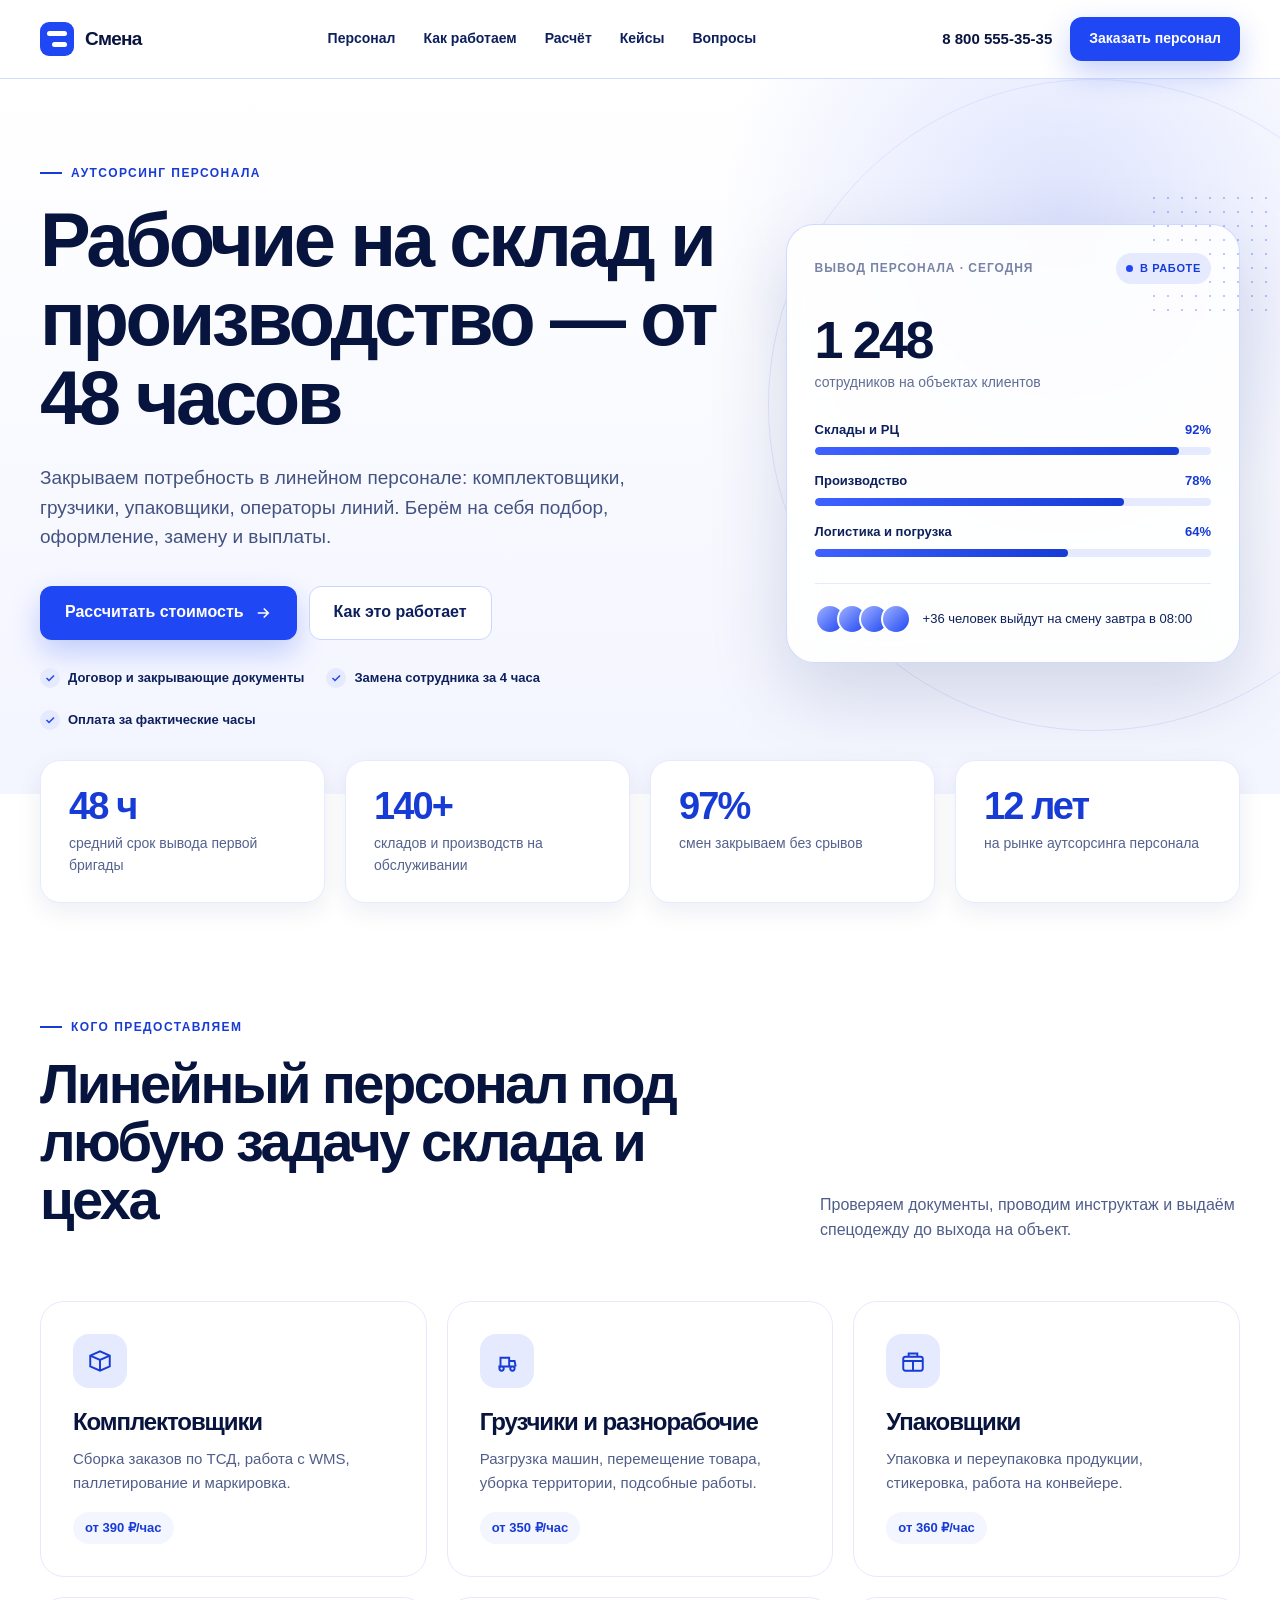
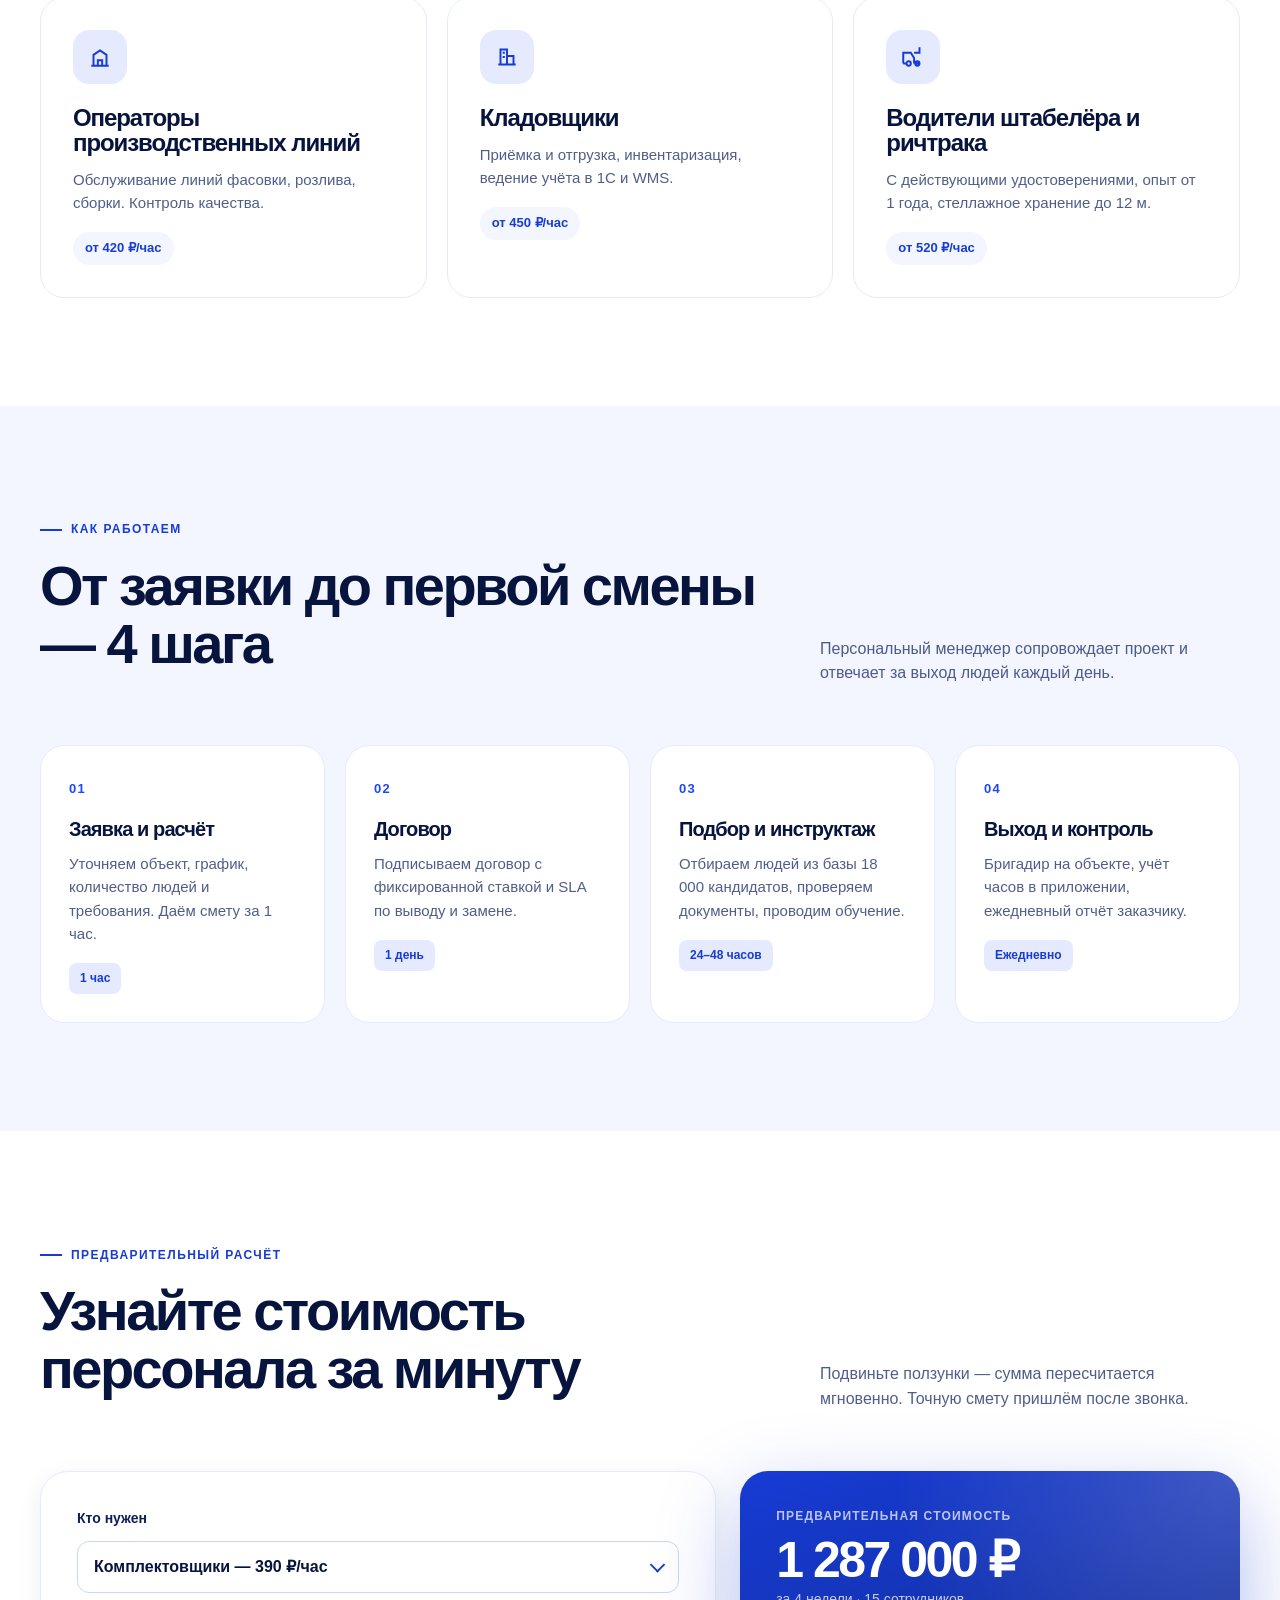
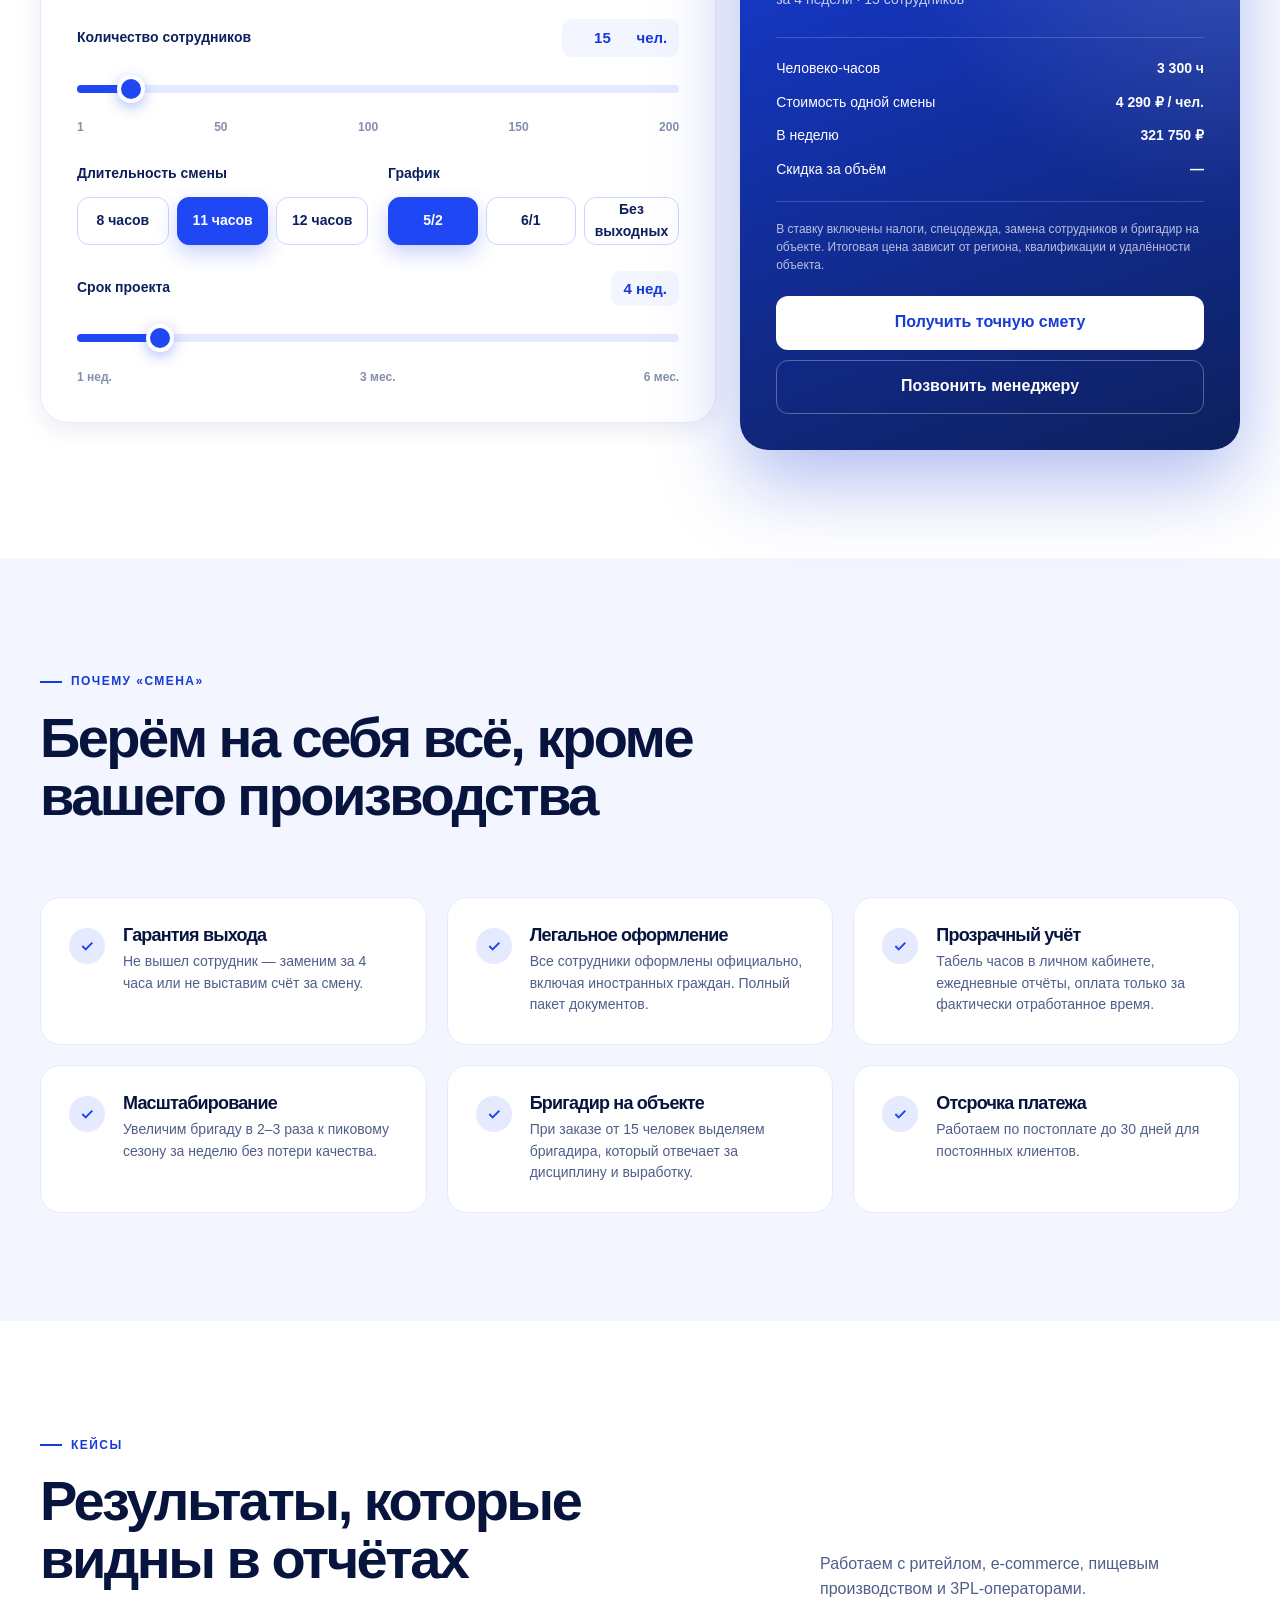
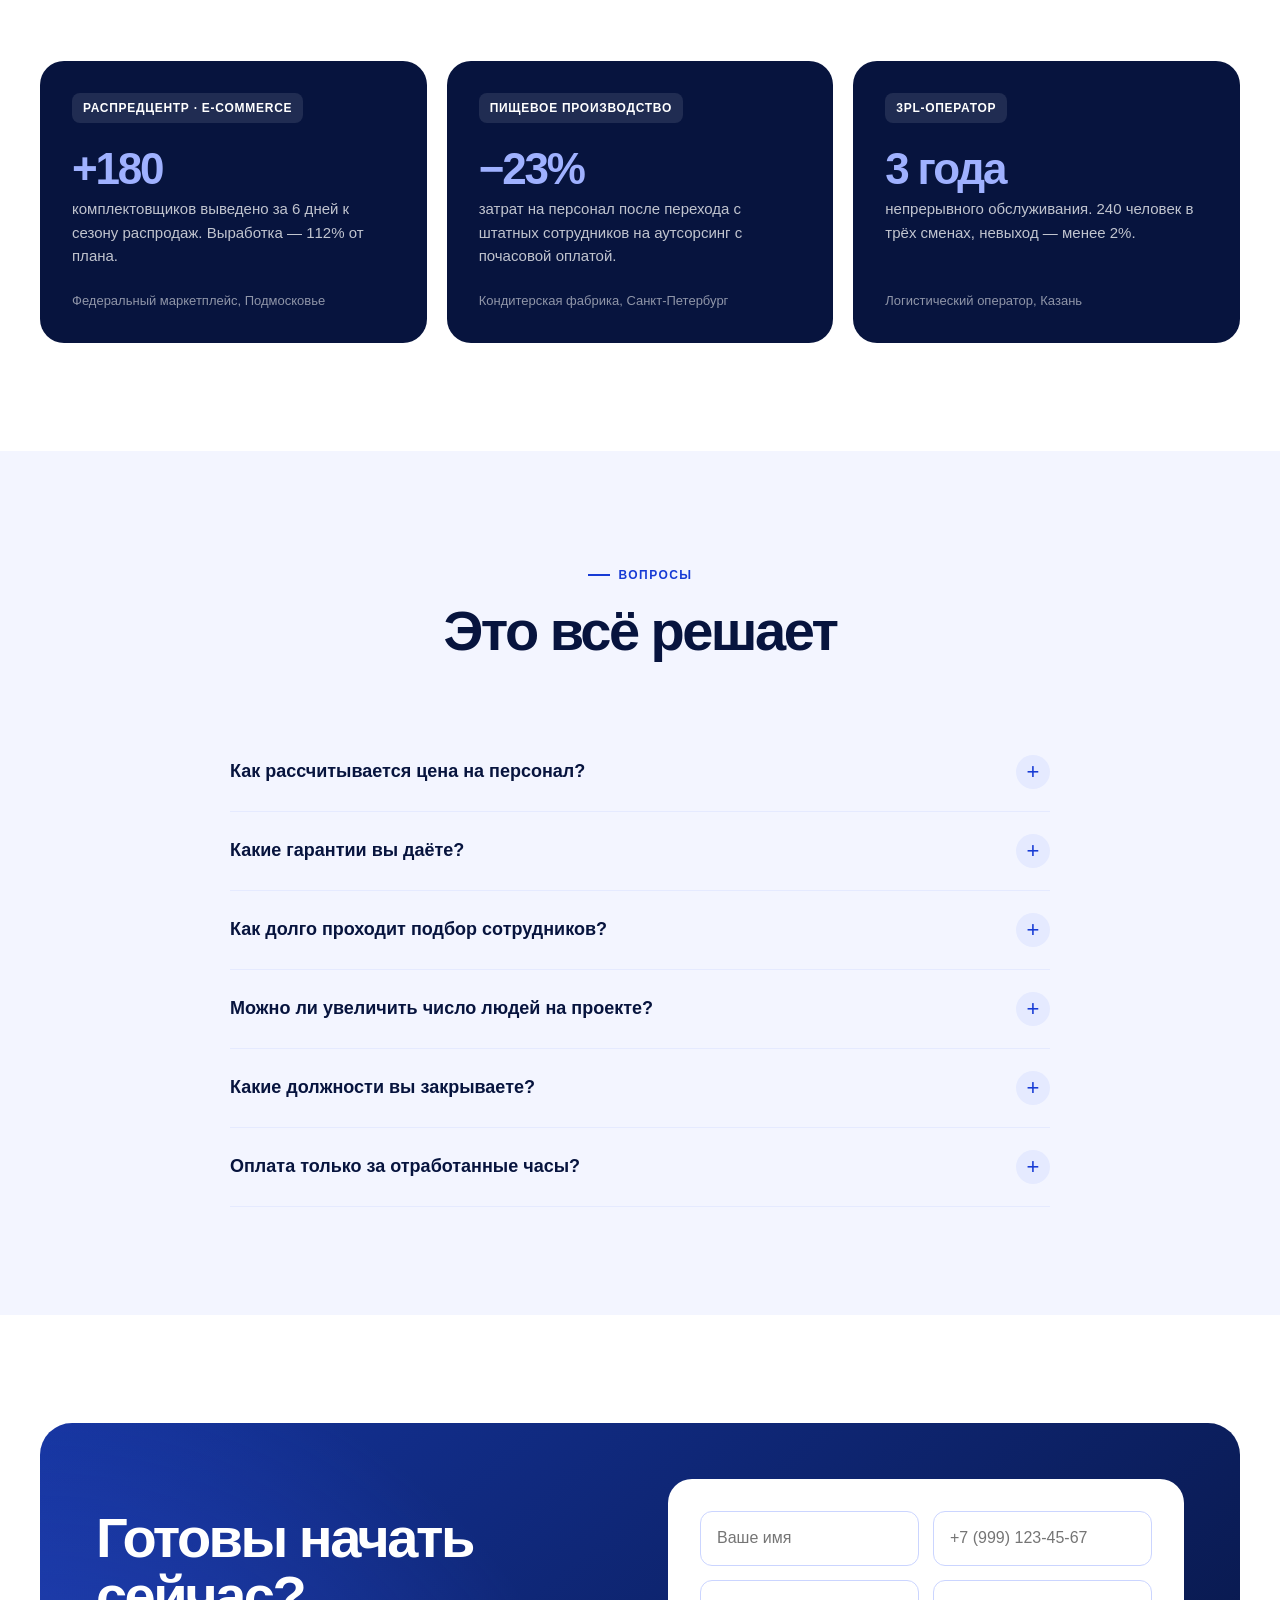
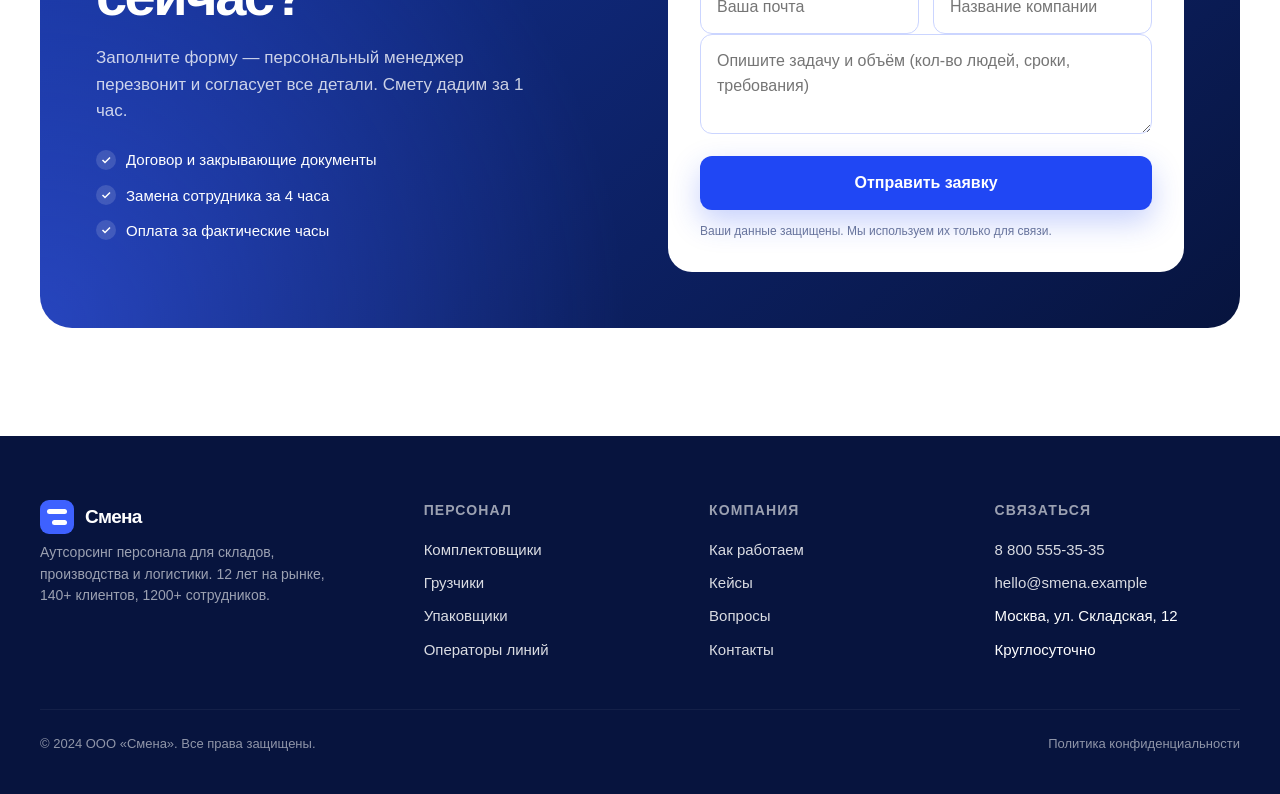
<file: index.html>
<!DOCTYPE html>
<html lang="ru">
<head>
<meta charset="UTF-8">
<meta name="viewport" content="width=device-width, initial-scale=1.0, viewport-fit=cover">
<meta name="description" content="Подбор и аутсорсинг персонала для складов и производств. Вывод сотрудников от 48 часов.">
<meta name="theme-color" content="#173bd5">
<title>Смена — персонал для складов и производств</title>
<link rel="stylesheet" href="style.css">
<script>document.documentElement.classList.add('js');</script>
</head>
<body>

<!-- HEADER -->
<header class="site-header">
  <div class="container header-inner">
    <a href="#top" class="logo" aria-label="Смена — на главную"><span class="logo-mark"></span>Смена</a>
    <nav class="nav" aria-label="Основная навигация">
      <a href="#services">Персонал</a>
      <a href="#how">Как работаем</a>
      <a href="#calc">Расчёт</a>
      <a href="#cases">Кейсы</a>
      <a href="#faq">Вопросы</a>
    </nav>
    <div class="header-contact">
      <a class="phone" href="tel:+78005553535">8 800 555-35-35</a>
      <a class="btn btn-primary" href="#contact">Заказать персонал</a>
    </div>
    <button class="menu-toggle" id="menuToggle" aria-expanded="false" aria-controls="mobileMenu" aria-label="Открыть меню"><span></span></button>
  </div>
</header>

<div class="mobile-menu" id="mobileMenu">
  <a class="nav-link" href="#services">Персонал <svg viewBox="0 0 24 24" fill="none" stroke="currentColor" stroke-width="2"><path d="M9 6l6 6-6 6"/></svg></a>
  <a class="nav-link" href="#how">Как работаем <svg viewBox="0 0 24 24" fill="none" stroke="currentColor" stroke-width="2"><path d="M9 6l6 6-6 6"/></svg></a>
  <a class="nav-link" href="#calc">Предварительный расчёт <svg viewBox="0 0 24 24" fill="none" stroke="currentColor" stroke-width="2"><path d="M9 6l6 6-6 6"/></svg></a>
  <a class="nav-link" href="#cases">Кейсы <svg viewBox="0 0 24 24" fill="none" stroke="currentColor" stroke-width="2"><path d="M9 6l6 6-6 6"/></svg></a>
  <a class="nav-link" href="#faq">Вопросы <svg viewBox="0 0 24 24" fill="none" stroke="currentColor" stroke-width="2"><path d="M9 6l6 6-6 6"/></svg></a>
  <a class="mm-phone" href="tel:+78005553535">8 800 555-35-35</a>
  <span class="mm-note">Круглосуточно, без выходных</span>
  <div class="mm-actions">
    <a class="btn btn-primary" href="#contact">Заказать персонал</a>
    <a class="btn btn-secondary" href="#calc">Рассчитать стоимость</a>
  </div>
</div>

<main id="top">
<!-- HERO -->
<section class="hero">
  <div class="container hero-grid">
    <div class="hero-copy">
      <span class="eyebrow">Аутсорсинг персонала</span>
      <h1>Рабочие на склад и производство — от 48 часов</h1>
      <p>Закрываем потребность в линейном персонале: комплектовщики, грузчики, упаковщики, операторы линий. Берём на себя подбор, оформление, замену и выплаты.</p>
      <div class="hero-actions">
        <a class="btn btn-primary" href="#calc">Рассчитать стоимость
          <svg viewBox="0 0 24 24" fill="none" stroke="currentColor" stroke-width="2.2"><path d="M5 12h14M13 6l6 6-6 6"/></svg></a>
        <a class="btn btn-secondary" href="#how">Как это работает</a>
      </div>
      <div class="hero-notes">
        <span><i class="check-icon"><svg viewBox="0 0 24 24" fill="none" stroke="currentColor" stroke-width="3"><path d="M5 12l5 5L20 7"/></svg></i>Договор и закрывающие документы</span>
        <span><i class="check-icon"><svg viewBox="0 0 24 24" fill="none" stroke="currentColor" stroke-width="3"><path d="M5 12l5 5L20 7"/></svg></i>Замена сотрудника за 4 часа</span>
        <span><i class="check-icon"><svg viewBox="0 0 24 24" fill="none" stroke="currentColor" stroke-width="3"><path d="M5 12l5 5L20 7"/></svg></i>Оплата за фактические часы</span>
      </div>
    </div>

    <div class="staffing-panel">
      <div class="panel-dot-grid"></div>
      <div class="panel-top">
        <span class="panel-label">Вывод персонала · сегодня</span>
        <span class="status">В работе</span>
      </div>
      <div class="panel-big" data-count="1 248">0</div>
      <div class="panel-sub">сотрудников на объектах клиентов</div>
      <div class="panel-rows">
        <div class="panel-row"><span>Склады и РЦ <b>92%</b></span><div class="bar"><i data-w="92"></i></div></div>
        <div class="panel-row"><span>Производство <b>78%</b></span><div class="bar"><i data-w="78"></i></div></div>
        <div class="panel-row"><span>Логистика и погрузка <b>64%</b></span><div class="bar"><i data-w="64"></i></div></div>
      </div>
      <div class="panel-foot">
        <div class="avatars"><i></i><i></i><i></i><i></i></div>
        <span>+36 человек выйдут на смену завтра в 08:00</span>
      </div>
    </div>
  </div>
</section>

<!-- STATS -->
<section class="container stats reveal">
  <div class="stat"><b>48 ч</b><span>средний срок вывода первой бригады</span></div>
  <div class="stat"><b>140+</b><span>складов и производств на обслуживании</span></div>
  <div class="stat"><b>97%</b><span>смен закрываем без срывов</span></div>
  <div class="stat"><b>12 лет</b><span>на рынке аутсорсинга персонала</span></div>
</section>

<!-- SERVICES -->
<section class="section" id="services">
  <div class="container">
    <div class="section-head reveal">
      <div>
        <span class="eyebrow">Кого предоставляем</span>
        <h2>Линейный персонал под любую задачу склада и цеха</h2>
      </div>
      <p>Проверяем документы, проводим инструктаж и выдаём спецодежду до выхода на объект.</p>
    </div>
    <div class="cards">
      <article class="card reveal">
        <div class="card-icon"><svg viewBox="0 0 24 24" fill="none" stroke="currentColor" stroke-width="1.8"><path d="M3 7l9-4 9 4v10l-9 4-9-4V7zM3 7l9 4 9-4M12 11v10"/></svg></div>
        <h3>Комплектовщики</h3><p>Сборка заказов по ТСД, работа с WMS, паллетирование и маркировка.</p>
        <span class="rate">от 390 ₽/час</span>
      </article>
      <article class="card reveal">
        <div class="card-icon"><svg viewBox="0 0 24 24" fill="none" stroke="currentColor" stroke-width="1.8"><path d="M4 17h16M6 17V9h8v8M14 12h5l1 5M7 21a2 2 0 100-4 2 2 0 000 4zM17 21a2 2 0 100-4 2 2 0 000 4z"/></svg></div>
        <h3>Грузчики и разнорабочие</h3><p>Разгрузка машин, перемещение товара, уборка территории, подсобные работы.</p>
        <span class="rate">от 350 ₽/час</span>
      </article>
      <article class="card reveal">
        <div class="card-icon"><svg viewBox="0 0 24 24" fill="none" stroke="currentColor" stroke-width="1.8"><rect x="3" y="8" width="18" height="13" rx="2"/><path d="M3 12h18M8 8V5h8v3M12 12v9"/></svg></div>
        <h3>Упаковщики</h3><p>Упаковка и переупаковка продукции, стикеровка, работа на конвейере.</p>
        <span class="rate">от 360 ₽/час</span>
      </article>
      <article class="card reveal">
        <div class="card-icon"><svg viewBox="0 0 24 24" fill="none" stroke="currentColor" stroke-width="1.8"><path d="M4 20h16M6 20V10l6-4 6 4v10M10 20v-5h4v5"/></svg></div>
        <h3>Операторы производственных линий</h3><p>Обслуживание линий фасовки, розлива, сборки. Контроль качества.</p>
        <span class="rate">от 420 ₽/час</span>
      </article>
      <article class="card reveal">
        <div class="card-icon"><svg viewBox="0 0 24 24" fill="none" stroke="currentColor" stroke-width="1.8"><path d="M4 19h16M6 19V5h6v14M12 11h6v8M8 8h2M8 12h2"/></svg></div>
        <h3>Кладовщики</h3><p>Приёмка и отгрузка, инвентаризация, ведение учёта в 1С и WMS.</p>
        <span class="rate">от 450 ₽/час</span>
      </article>
      <article class="card reveal">
        <div class="card-icon"><svg viewBox="0 0 24 24" fill="none" stroke="currentColor" stroke-width="1.8"><path d="M3 18h3M14 18h4M6 18a2 2 0 104 0 2 2 0 00-4 0zM14 18a2 2 0 104 0 2 2 0 00-4 0zM3 18V8h7l3 5v5M13 8h5v-5"/></svg></div>
        <h3>Водители штабелёра и ричтрака</h3><p>С действующими удостоверениями, опыт от 1 года, стеллажное хранение до 12 м.</p>
        <span class="rate">от 520 ₽/час</span>
      </article>
    </div>
  </div>
</section>

<!-- HOW -->
<section class="section section-soft" id="how">
  <div class="container">
    <div class="section-head reveal">
      <div>
        <span class="eyebrow">Как работаем</span>
        <h2>От заявки до первой смены — 4 шага</h2>
      </div>
      <p>Персональный менеджер сопровождает проект и отвечает за выход людей каждый день.</p>
    </div>
    <div class="steps">
      <div class="step reveal"><h3>Заявка и расчёт</h3><p>Уточняем объект, график, количество людей и требования. Даём смету за 1 час.</p><span class="time">1 час</span></div>
      <div class="step reveal"><h3>Договор</h3><p>Подписываем договор с фиксированной ставкой и SLA по выводу и замене.</p><span class="time">1 день</span></div>
      <div class="step reveal"><h3>Подбор и инструктаж</h3><p>Отбираем людей из базы 18 000 кандидатов, проверяем документы, проводим обучение.</p><span class="time">24–48 часов</span></div>
      <div class="step reveal"><h3>Выход и контроль</h3><p>Бригадир на объекте, учёт часов в приложении, ежедневный отчёт заказчику.</p><span class="time">Ежедневно</span></div>
    </div>
  </div>
</section>

<!-- CALCULATOR -->
<section class="section" id="calc">
  <div class="container">
    <div class="section-head reveal">
      <div>
        <span class="eyebrow">Предварительный расчёт</span>
        <h2>Узнайте стоимость персонала за минуту</h2>
      </div>
      <p>Подвиньте ползунки — сумма пересчитается мгновенно. Точную смету пришлём после звонка.</p>
    </div>

    <div class="calc reveal">
      <form class="calc-form" id="calcForm" onsubmit="return false">
        <div class="field">
          <div class="field-head"><label for="position">Кто нужен</label></div>
          <div class="select-wrap">
            <select id="position">
              <option value="390">Комплектовщики — 390 ₽/час</option>
              <option value="350">Грузчики и разнорабочие — 350 ₽/час</option>
              <option value="360">Упаковщики — 360 ₽/час</option>
              <option value="420">Операторы линий — 420 ₽/час</option>
              <option value="450">Кладовщики — 450 ₽/час</option>
              <option value="520">Водители штабелёра — 520 ₽/час</option>
            </select>
          </div>
        </div>

        <div class="field">
          <div class="field-head">
            <label for="people">Количество сотрудников</label>
            <span class="field-value"><input type="number" id="peopleNum" min="1" max="200" value="15" inputmode="numeric" aria-label="Количество сотрудников"> чел.</span>
          </div>
          <input type="range" id="people" min="1" max="200" step="1" value="15">
          <div class="range-marks"><span>1</span><span>50</span><span>100</span><span>150</span><span>200</span></div>
        </div>

        <div class="calc-row">
          <div class="field">
            <div class="field-head"><label>Длительность смены</label></div>
            <div class="segment" id="hours" role="group" aria-label="Длительность смены">
              <button type="button" data-v="8">8 часов</button>
              <button type="button" data-v="11" class="active">11 часов</button>
              <button type="button" data-v="12">12 часов</button>
            </div>
          </div>
          <div class="field">
            <div class="field-head"><label>График</label></div>
            <div class="segment" id="graph" role="group" aria-label="График работы">
              <button type="button" data-v="5" class="active">5/2</button>
              <button type="button" data-v="6">6/1</button>
              <button type="button" data-v="7">Без выходных</button>
            </div>
          </div>
        </div>

        <div class="field">
          <div class="field-head">
            <label for="weeks">Срок проекта</label>
            <span class="field-value" id="weeksOut">4 нед.</span>
          </div>
          <input type="range" id="weeks" min="1" max="26" step="1" value="4">
          <div class="range-marks"><span>1 нед.</span><span>3 мес.</span><span>6 мес.</span></div>
        </div>
      </form>

      <aside class="calc-result" aria-live="polite">
        <div class="label">Предварительная стоимость</div>
        <div class="calc-total" id="total">0 ₽</div>
        <div class="calc-period" id="periodText">за 4 недели работы</div>
        <div class="calc-lines">
          <div><span>Человеко-часов</span><span id="hoursOut">0</span></div>
          <div><span>Стоимость одной смены</span><span id="shiftOut">0 ₽</span></div>
          <div><span>В неделю</span><span id="weekOut">0 ₽</span></div>
          <div><span>Скидка за объём</span><span id="discountOut">—</span></div>
        </div>
        <p class="calc-note">В ставку включены налоги, спецодежда, замена сотрудников и бригадир на объекте. Итоговая цена зависит от региона, квалификации и удалённости объекта.</p>
        <a class="btn btn-white" href="#contact" id="calcCta">Получить точную смету</a>
        <a class="btn btn-outline-white" href="tel:+78005553535">Позвонить менеджеру</a>
      </aside>
    </div>
  </div>
</section>

<!-- ADVANTAGES -->
<section class="section section-soft">
  <div class="container">
    <div class="section-head reveal">
      <div>
        <span class="eyebrow">Почему «Смена»</span>
        <h2>Берём на себя всё, кроме вашего производства</h2>
      </div>
    </div>
    <div class="adv">
      <div class="adv-item reveal"><i class="check-icon"><svg viewBox="0 0 24 24" fill="none" stroke="currentColor" stroke-width="3"><path d="M5 12l5 5L20 7"/></svg></i><div><h3>Гарантия выхода</h3><p>Не вышел сотрудник — заменим за 4 часа или не выставим счёт за смену.</p></div></div>
      <div class="adv-item reveal"><i class="check-icon"><svg viewBox="0 0 24 24" fill="none" stroke="currentColor" stroke-width="3"><path d="M5 12l5 5L20 7"/></svg></i><div><h3>Легальное оформление</h3><p>Все сотрудники оформлены официально, включая иностранных граждан. Полный пакет документов.</p></div></div>
      <div class="adv-item reveal"><i class="check-icon"><svg viewBox="0 0 24 24" fill="none" stroke="currentColor" stroke-width="3"><path d="M5 12l5 5L20 7"/></svg></i><div><h3>Прозрачный учёт</h3><p>Табель часов в личном кабинете, ежедневные отчёты, оплата только за фактически отработанное время.</p></div></div>
      <div class="adv-item reveal"><i class="check-icon"><svg viewBox="0 0 24 24" fill="none" stroke="currentColor" stroke-width="3"><path d="M5 12l5 5L20 7"/></svg></i><div><h3>Масштабирование</h3><p>Увеличим бригаду в 2–3 раза к пиковому сезону за неделю без потери качества.</p></div></div>
      <div class="adv-item reveal"><i class="check-icon"><svg viewBox="0 0 24 24" fill="none" stroke="currentColor" stroke-width="3"><path d="M5 12l5 5L20 7"/></svg></i><div><h3>Бригадир на объекте</h3><p>При заказе от 15 человек выделяем бригадира, который отвечает за дисциплину и выработку.</p></div></div>
      <div class="adv-item reveal"><i class="check-icon"><svg viewBox="0 0 24 24" fill="none" stroke="currentColor" stroke-width="3"><path d="M5 12l5 5L20 7"/></svg></i><div><h3>Отсрочка платежа</h3><p>Работаем по постоплате до 30 дней для постоянных клиентов.</p></div></div>
    </div>
  </div>
</section>

<!-- CASES -->
<section class="section" id="cases">
  <div class="container">
    <div class="section-head reveal">
      <div>
        <span class="eyebrow">Кейсы</span>
        <h2>Результаты, которые видны в отчётах</h2>
      </div>
      <p>Работаем с ритейлом, e-commerce, пищевым производством и 3PL-операторами.</p>
    </div>
    <div class="cases">
      <article class="case reveal"><span class="tag">Распредцентр · e-commerce</span><b>+180</b><p>комплектовщиков выведено за 6 дней к сезону распродаж. Выработка — 112% от плана.</p><span class="who">Федеральный маркетплейс, Подмосковье</span></article>
      <article class="case reveal"><span class="tag">Пищевое производство</span><b>−23%</b><p>затрат на персонал после перехода с штатных сотрудников на аутсорсинг с почасовой оплатой.</p><span class="who">Кондитерская фабрика, Санкт-Петербург</span></article>
      <article class="case reveal"><span class="tag">3PL-оператор</span><b>3 года</b><p>непрерывного обслуживания. 240 человек в трёх сменах, невыход — менее 2%.</p><span class="who">Логистический оператор, Казань</span></article>
    </div>
  </div>
</section>

<!-- FAQ -->
<section class="section section-soft" id="faq">
  <div class="container">
    <div class="section-head reveal" style="justify-content:center;text-align:center">
      <div>
        <span class="eyebrow">Вопросы</span>
        <h2>Это всё решает</h2>
      </div>
    </div>
    <div class="faq">
      <div class="faq-item">
        <button><span>Как рассчитывается цена на персонал?</span><span>+</span></button>
        <div class="answer"><div><p>Цена зависит от должности, количества людей и срока проекта. Для больших объёмов или долгосрочных проектов действуют скидки. Используйте калькулятор выше — результат будет очень близок к финальной смете.</p></div></div>
      </div>
      <div class="faq-item">
        <button><span>Какие гарантии вы даёте?</span><span>+</span></button>
        <div class="answer"><div><p>Гарантия выхода зафиксирована в договоре. Если сотрудник не пришёл — мы его заменим за 4 часа или не выставим счёт за смену. SLA по замене — до 4 часов.</p></div></div>
      </div>
      <div class="faq-item">
        <button><span>Как долго проходит подбор сотрудников?</span><span>+</span></button>
        <div class="answer"><div><p>Первую бригаду выводим за 48 часов. Это в среднем. Если объект стандартный и близко к городу — можем быстрее. Уточняйте сроки при звонке.</p></div></div>
      </div>
      <div class="faq-item">
        <button><span>Можно ли увеличить число людей на проекте?</span><span>+</span></button>
        <div class="answer"><div><p>Да. Мы можем увеличить бригаду в 2–3 раза к пиковому сезону. Обычно это занимает неделю. Сообщите менеджеру — согласуем новую смету.</p></div></div>
      </div>
      <div class="faq-item">
        <button><span>Какие должности вы закрываете?</span><span>+</span></button>
        <div class="answer"><div><p>Комплектовщики, грузчики, упаковщики, операторы производственных линий, кладовщики, водители погрузчиков. Если нужна другая специальность — рассмотрим под вашу задачу.</p></div></div>
      </div>
      <div class="faq-item">
        <button><span>Оплата только за отработанные часы?</span><span>+</span></button>
        <div class="answer"><div><p>Да. Вы платите только за фактически отработанное время. Учёт ведётся в приложении с табелем, ежедневные отчёты — в личном кабинете.</p></div></div>
      </div>
    </div>
  </div>
</section>

<!-- CTA FORM -->
<section class="section" id="contact">
  <div class="container">
    <div class="cta">
      <div>
        <h2>Готовы начать сейчас?</h2>
        <p>Заполните форму — персональный менеджер перезвонит и согласует все детали. Смету дадим за 1 час.</p>
        <ul>
          <li><i class="check-icon"><svg viewBox="0 0 24 24" fill="none" stroke="currentColor" stroke-width="3"><path d="M5 12l5 5L20 7"/></svg></i>Договор и закрывающие документы</li>
          <li><i class="check-icon"><svg viewBox="0 0 24 24" fill="none" stroke="currentColor" stroke-width="3"><path d="M5 12l5 5L20 7"/></svg></i>Замена сотрудника за 4 часа</li>
          <li><i class="check-icon"><svg viewBox="0 0 24 24" fill="none" stroke="currentColor" stroke-width="3"><path d="M5 12l5 5L20 7"/></svg></i>Оплата за фактические часы</li>
        </ul>
      </div>
      <form class="form" id="leadForm" action="https://formsubmit.co/guna09.05@mail.ru" method="POST">
        <div class="form-body">
          <div class="form-grid">
            <input type="text" name="name" placeholder="Ваше имя" required>
            <input type="tel" name="phone" placeholder="+7 (999) 123-45-67" required>
            <input type="email" name="email" placeholder="Ваша почта" required>
            <input type="text" name="company" placeholder="Название компании" required>
          </div>
          <textarea name="message" placeholder="Опишите задачу и объём (кол-во людей, сроки, требования)"></textarea>
          <button class="btn btn-primary" type="submit">Отправить заявку</button>
          <small>Ваши данные защищены. Мы используем их только для связи.</small>
        </div>
        <div class="form-success">
          <i class="check-icon"><svg viewBox="0 0 24 24" fill="none" stroke="currentColor" stroke-width="3"><path d="M5 12l5 5L20 7"/></svg></i>
          <h3>Спасибо!</h3>
          <p>Менеджер перезвонит в течение часа. Бесплатная консультация, без обязательств.</p>
        </div>
      </form>
    </div>
  </div>
</section>
</main>

<footer class="footer">
  <div class="container">
    <div class="footer-grid">
      <div><a href="#top" class="logo" aria-label="Смена — на главную"><span class="logo-mark"></span>Смена</a><p>Аутсорсинг персонала для складов, производства и логистики. 12 лет на рынке, 140+ клиентов, 1200+ сотрудников.</p></div>
      <div><h4>Персонал</h4><ul><li><a href="#services">Комплектовщики</a></li><li><a href="#services">Грузчики</a></li><li><a href="#services">Упаковщики</a></li><li><a href="#services">Операторы линий</a></li></ul></div>
      <div><h4>Компания</h4><ul><li><a href="#how">Как работаем</a></li><li><a href="#cases">Кейсы</a></li><li><a href="#faq">Вопросы</a></li><li><a href="#contact">Контакты</a></li></ul></div>
      <div><h4>Связаться</h4><ul><li><a href="tel:+78005553535">8 800 555-35-35</a></li><li><a href="mailto:hello@smena.example">hello@smena.example</a></li><li>Москва, ул. Складская, 12</li><li>Круглосуточно</li></ul></div>
    </div>
    <div class="footer-bottom"><span>© 2024 ООО «Смена». Все права защищены.</span><span>Политика конфиденциальности</span></div>
  </div>
</footer>

<div class="mobile-bar">
  <a class="btn btn-primary" href="#calc">Рассчитать стоимость</a>
  <a class="btn btn-secondary" href="tel:+78005553535" aria-label="Позвонить"><svg viewBox="0 0 24 24" fill="none" stroke="currentColor" stroke-width="2"><path d="M5 4h4l2 5-2.5 1.5a10 10 0 005 5L15 13l5 2v4a2 2 0 01-2 2A16 16 0 013 6a2 2 0 012-2z"/></svg></a>
</div>

<script src="script.js"></script>
</body>
</html>
</file>
<file: style.css>
:root{
  --blue-950:#07143e;--blue-900:#0d205d;--blue-800:#14339b;--blue-700:#173bd5;--blue-600:#2047f4;--blue-500:#3e61ff;
  --blue-300:#9fb1ff;--blue-200:#cbd5ff;--blue-100:#e5eaff;--blue-50:#f3f5ff;--white:#fff;
  --shadow-sm:0 8px 24px rgba(13,32,93,.08);--shadow-lg:0 30px 80px rgba(13,32,93,.16);
  --radius:24px;--container:1200px;
}
*{box-sizing:border-box}
html{scroll-behavior:smooth;scroll-padding-top:90px}
body{margin:0;color:var(--blue-950);background:var(--white);font-family:Inter,"Segoe UI",Arial,sans-serif;font-size:16px;line-height:1.55;-webkit-font-smoothing:antialiased;overflow-x:hidden}
body.menu-open{overflow:hidden}
button,input,select,textarea{font:inherit}
button,a{-webkit-tap-highlight-color:transparent}
a{color:inherit;text-decoration:none}
img,svg{display:block}
.container{width:min(calc(100% - 40px),var(--container));margin-inline:auto}
.section{padding:108px 0}
.section-soft{background:var(--blue-50)}
.eyebrow{display:inline-flex;align-items:center;gap:9px;margin-bottom:18px;color:var(--blue-700);font-size:12px;font-weight:800;letter-spacing:.12em;text-transform:uppercase}
.eyebrow::before{width:22px;height:2px;background:currentColor;content:""}
h1,h2,h3,p{margin-top:0}
h1,h2,h3{letter-spacing:-.045em;line-height:1.04}
h1{max-width:760px;margin-bottom:26px;font-size:clamp(38px,6vw,76px);font-weight:750}
h2{margin-bottom:20px;font-size:clamp(30px,4.5vw,56px);font-weight:750}
h3{margin-bottom:12px;font-size:24px}
.section-head{display:flex;align-items:end;justify-content:space-between;gap:40px;margin-bottom:52px}
.section-head div:first-child{max-width:720px}
.section-head p{max-width:420px;margin:0 0 7px;color:var(--blue-900);opacity:.72}
.btn{min-height:54px;display:inline-flex;align-items:center;justify-content:center;gap:10px;padding:0 24px;border:1px solid transparent;border-radius:12px;background:none;color:inherit;font-weight:750;cursor:pointer;transition:transform .2s ease,background .2s ease,color .2s ease,box-shadow .2s ease}
.btn:hover{transform:translateY(-2px)}
.btn-primary{color:var(--white);background:var(--blue-600);box-shadow:0 12px 30px rgba(32,71,244,.25)}
.btn-primary:hover{background:var(--blue-700);box-shadow:0 16px 34px rgba(32,71,244,.32)}
.btn-secondary{border-color:var(--blue-200);color:var(--blue-900);background:var(--white)}
.btn-secondary:hover{border-color:var(--blue-600)}
.btn-white{color:var(--blue-700);background:var(--white)}
.btn-outline-white{border-color:rgba(255,255,255,.3);color:var(--white)}
.btn svg{width:18px;height:18px}

/* header */
.site-header{position:sticky;z-index:50;top:0;border-bottom:1px solid rgba(203,213,255,.8);background:rgba(255,255,255,.88);backdrop-filter:blur(18px)}
.header-inner{min-height:78px;display:flex;align-items:center;gap:32px}
.logo{display:inline-flex;align-items:center;gap:11px;flex-shrink:0;font-size:19px;font-weight:850;letter-spacing:-.04em}
.logo-mark{position:relative;width:34px;height:34px;overflow:hidden;border-radius:9px;background:var(--blue-600)}
.logo-mark::before,.logo-mark::after{position:absolute;right:7px;left:7px;height:5px;border-radius:4px;background:var(--white);content:""}
.logo-mark::before{top:9px}
.logo-mark::after{bottom:9px;left:12px}
.nav{display:flex;align-items:center;gap:28px;margin:0 auto}
.nav a{color:var(--blue-900);font-size:14px;font-weight:650;transition:color .2s ease}
.nav a:hover{color:var(--blue-600)}
.header-contact{display:flex;align-items:center;gap:18px}
.phone{font-size:15px;font-weight:800;white-space:nowrap}
.header-contact .btn{min-height:44px;padding:0 18px;font-size:14px}
.menu-toggle{display:none;width:44px;height:44px;align-items:center;justify-content:center;margin-left:auto;border:1px solid var(--blue-200);border-radius:10px;background:var(--white);cursor:pointer}
.menu-toggle span,.menu-toggle span::before,.menu-toggle span::after{width:20px;height:2px;display:block;border-radius:3px;background:var(--blue-950);transition:.2s ease}
.menu-toggle span{position:relative}
.menu-toggle span::before,.menu-toggle span::after{position:absolute;left:0;content:""}
.menu-toggle span::before{top:-6px}
.menu-toggle span::after{top:6px}
.menu-toggle[aria-expanded="true"] span{background:transparent}
.menu-toggle[aria-expanded="true"] span::before{top:0;transform:rotate(45deg)}
.menu-toggle[aria-expanded="true"] span::after{top:0;transform:rotate(-45deg)}

/* mobile menu */
.mobile-menu{position:fixed;inset:78px 0 0 0;z-index:49;display:none;flex-direction:column;padding:24px 20px calc(24px + env(safe-area-inset-bottom));background:var(--white);overflow:auto}
.mobile-menu.open{display:flex;animation:fadeUp .25s ease}
.mobile-menu a.nav-link{display:flex;align-items:center;justify-content:space-between;padding:16px 0;border-bottom:1px solid var(--blue-100);color:var(--blue-950);font-size:18px;font-weight:700}
.mobile-menu a.nav-link svg{width:18px;height:18px;color:var(--blue-300)}
.mobile-menu .mm-actions{display:grid;gap:10px;margin-top:auto;padding-top:24px}
.mobile-menu .mm-phone{margin-top:24px;font-size:22px;font-weight:800}
.mobile-menu .mm-note{color:var(--blue-900);opacity:.6;font-size:13px}
@keyframes fadeUp{from{opacity:0;transform:translateY(8px)}to{opacity:1;transform:none}}

/* hero */
.hero{position:relative;overflow:hidden;padding:78px 0 64px;background:radial-gradient(circle at 83% 18%,rgba(32,71,244,.14),transparent 28%),linear-gradient(180deg,var(--white),var(--blue-50))}
.hero::before{position:absolute;top:0;right:-140px;width:650px;height:650px;border:1px solid var(--blue-200);border-radius:50%;content:"";opacity:.55}
.hero-grid{position:relative;display:grid;grid-template-columns:1.2fr .8fr;align-items:center;gap:64px}
.hero-copy p{max-width:650px;margin-bottom:34px;color:var(--blue-900);font-size:19px;opacity:.77}
.hero-actions{display:flex;flex-wrap:wrap;gap:12px}
.hero-notes{display:flex;flex-wrap:wrap;gap:22px;margin-top:28px;color:var(--blue-900);font-size:13px;font-weight:650}
.hero-notes span{display:flex;align-items:center;gap:8px}
.check-icon{width:20px;height:20px;display:inline-grid;place-items:center;flex:0 0 auto;border-radius:50%;color:var(--blue-600);background:var(--blue-100)}
.check-icon svg{width:12px;height:12px}
.staffing-panel{position:relative;padding:28px;border:1px solid rgba(203,213,255,.9);border-radius:28px;background:rgba(255,255,255,.88);box-shadow:var(--shadow-lg);backdrop-filter:blur(15px)}
.panel-dot-grid{position:absolute;z-index:-1;top:-34px;right:-34px;width:126px;height:126px;opacity:.3;background-image:radial-gradient(var(--blue-600) 1.5px,transparent 1.5px);background-size:14px 14px}
.panel-top{display:flex;align-items:center;justify-content:space-between;gap:12px;margin-bottom:30px}
.panel-label{color:var(--blue-900);font-size:12px;font-weight:800;letter-spacing:.08em;text-transform:uppercase;opacity:.55}
.status{display:inline-flex;align-items:center;gap:7px;padding:7px 10px;border-radius:30px;color:var(--blue-700);background:var(--blue-100);font-size:11px;font-weight:800;text-transform:uppercase;letter-spacing:.06em;white-space:nowrap}
.status::before{width:7px;height:7px;border-radius:50%;background:var(--blue-600);content:"";animation:pulse 1.6s infinite}
@keyframes pulse{0%,100%{box-shadow:0 0 0 0 rgba(32,71,244,.5)}70%{box-shadow:0 0 0 7px rgba(32,71,244,0)}}
.panel-big{margin-bottom:6px;font-size:52px;font-weight:800;letter-spacing:-.05em;line-height:1}
.panel-sub{margin-bottom:26px;color:var(--blue-900);opacity:.65;font-size:14px}
.panel-rows{display:grid;gap:16px}
.panel-row span{display:flex;justify-content:space-between;margin-bottom:7px;font-size:13px;font-weight:700;color:var(--blue-900)}
.panel-row span b{color:var(--blue-700)}
.bar{height:8px;overflow:hidden;border-radius:6px;background:var(--blue-100)}
.bar i{display:block;height:100%;width:0;border-radius:6px;background:linear-gradient(90deg,var(--blue-500),var(--blue-700));transition:width 1.2s cubic-bezier(.2,.8,.2,1)}
.panel-foot{display:flex;align-items:center;gap:12px;margin-top:26px;padding-top:20px;border-top:1px solid var(--blue-100);font-size:13px;color:var(--blue-900)}
.avatars{display:flex}
.avatars i{width:30px;height:30px;margin-left:-8px;border:2px solid var(--white);border-radius:50%;background:linear-gradient(135deg,var(--blue-300),var(--blue-600))}
.avatars i:first-child{margin-left:0}

/* stats */
.stats{display:grid;grid-template-columns:repeat(4,1fr);gap:20px;margin-top:-34px;position:relative;z-index:2}
.stat{padding:26px 28px;border:1px solid var(--blue-100);border-radius:20px;background:var(--white);box-shadow:var(--shadow-sm)}
.stat b{display:block;font-size:38px;font-weight:800;letter-spacing:-.05em;line-height:1;color:var(--blue-700)}
.stat span{display:block;margin-top:8px;color:var(--blue-900);opacity:.7;font-size:14px}

/* services */
.cards{display:grid;grid-template-columns:repeat(3,1fr);gap:20px}
.card{padding:32px;border:1px solid var(--blue-100);border-radius:var(--radius);background:var(--white);transition:transform .25s ease,box-shadow .25s ease,border-color .25s ease}
.card:hover{transform:translateY(-6px);box-shadow:var(--shadow-lg);border-color:var(--blue-200)}
.card-icon{width:54px;height:54px;display:grid;place-items:center;margin-bottom:22px;border-radius:16px;color:var(--blue-700);background:var(--blue-100)}
.card-icon svg{width:26px;height:26px}
.card p{margin:0;color:var(--blue-900);opacity:.72;font-size:15px}
.card .rate{display:inline-block;margin-top:18px;padding:6px 12px;border-radius:30px;background:var(--blue-50);color:var(--blue-700);font-size:13px;font-weight:800}

/* steps */
.steps{display:grid;grid-template-columns:repeat(4,1fr);gap:20px;counter-reset:step}
.step{position:relative;padding:30px 28px 28px;border-radius:var(--radius);background:var(--white);border:1px solid var(--blue-100)}
.step::before{counter-increment:step;content:"0" counter(step);display:inline-block;margin-bottom:20px;color:var(--blue-600);font-size:13px;font-weight:800;letter-spacing:.1em}
.step h3{font-size:20px}
.step p{margin:0;color:var(--blue-900);opacity:.72;font-size:15px}
.step .time{display:inline-flex;margin-top:18px;padding:6px 11px;border-radius:8px;background:var(--blue-100);color:var(--blue-700);font-size:12px;font-weight:800}

/* calculator */
.calc{display:grid;grid-template-columns:1.15fr .85fr;gap:24px;align-items:start}
.calc-form{padding:36px;border:1px solid var(--blue-100);border-radius:28px;background:var(--white);box-shadow:var(--shadow-sm)}
.field{margin-bottom:26px}
.field:last-child{margin-bottom:0}
.field-head{display:flex;align-items:center;justify-content:space-between;gap:12px;margin-bottom:12px}
.field label{font-size:14px;font-weight:750;color:var(--blue-900)}
.field-value{display:inline-flex;align-items:center;gap:6px;padding:6px 12px;border-radius:10px;background:var(--blue-50);color:var(--blue-700);font-weight:800;font-size:15px;min-width:68px;justify-content:center}
.field-value input{width:56px;border:0;background:transparent;text-align:center;color:inherit;font-weight:800;font-size:15px;outline:none;-moz-appearance:textfield}
.field-value input::-webkit-outer-spin-button,.field-value input::-webkit-inner-spin-button{-webkit-appearance:none;margin:0}
input[type=range]{width:100%;height:40px;margin:0;background:transparent;-webkit-appearance:none;appearance:none;cursor:pointer;touch-action:pan-y}
input[type=range]:focus{outline:none}
input[type=range]::-webkit-slider-runnable-track{height:8px;border-radius:6px;background:linear-gradient(90deg,var(--blue-600) 0%,var(--blue-600) var(--p,0%),var(--blue-100) var(--p,0%))}
input[type=range]::-moz-range-track{height:8px;border-radius:6px;background:var(--blue-100)}
input[type=range]::-moz-range-progress{height:8px;border-radius:6px;background:var(--blue-600)}
input[type=range]::-webkit-slider-thumb{-webkit-appearance:none;width:28px;height:28px;margin-top:-10px;border:4px solid var(--white);border-radius:50%;background:var(--blue-600);box-shadow:0 4px 14px rgba(32,71,244,.35);transition:transform .15s}
input[type=range]::-moz-range-thumb{width:20px;height:20px;border:4px solid var(--white);border-radius:50%;background:var(--blue-600);box-shadow:0 4px 14px rgba(32,71,244,.35)}
input[type=range]:active::-webkit-slider-thumb{transform:scale(1.15)}
.range-marks{display:flex;justify-content:space-between;margin-top:2px;color:var(--blue-900);opacity:.5;font-size:12px;font-weight:650}
.segment{display:grid;grid-template-columns:repeat(3,1fr);gap:8px}
.segment button{min-height:48px;padding:0 10px;border:1px solid var(--blue-200);border-radius:12px;background:var(--white);color:var(--blue-900);font-size:14px;font-weight:700;cursor:pointer;transition:.2s ease}
.segment button.active{border-color:var(--blue-600);background:var(--blue-600);color:var(--white);box-shadow:0 8px 20px rgba(32,71,244,.25)}
.select-wrap{position:relative}
.select-wrap select{width:100%;min-height:52px;padding:0 44px 0 16px;border:1px solid var(--blue-200);border-radius:12px;background:var(--white);color:var(--blue-950);font-weight:650;appearance:none;-webkit-appearance:none;cursor:pointer;outline:none}
.select-wrap select:focus{border-color:var(--blue-600)}
.select-wrap::after{position:absolute;right:16px;top:50%;width:9px;height:9px;border-right:2px solid var(--blue-700);border-bottom:2px solid var(--blue-700);transform:translateY(-70%) rotate(45deg);content:"";pointer-events:none}
.calc-row{display:grid;grid-template-columns:1fr 1fr;gap:20px}
.calc-result{position:sticky;top:100px;padding:36px;border-radius:28px;color:var(--white);background:radial-gradient(circle at 100% 0%,rgba(255,255,255,.18),transparent 45%),linear-gradient(160deg,var(--blue-700),var(--blue-900));box-shadow:0 30px 80px rgba(23,59,213,.35)}
.calc-result .label{font-size:12px;font-weight:800;letter-spacing:.1em;text-transform:uppercase;opacity:.7}
.calc-total{margin:10px 0 4px;font-size:clamp(36px,4vw,50px);font-weight:800;letter-spacing:-.05em;line-height:1;word-break:break-word}
.calc-period{opacity:.75;font-size:14px;margin-bottom:26px}
.calc-lines{display:grid;gap:12px;padding:20px 0;border-top:1px solid rgba(255,255,255,.18);border-bottom:1px solid rgba(255,255,255,.18);font-size:14px}
.calc-lines div{display:flex;justify-content:space-between;gap:12px}
.calc-lines div span:last-child{font-weight:800;text-align:right}
.calc-note{margin:18px 0 22px;font-size:12px;opacity:.7;line-height:1.5}
.calc-result .btn{width:100%}
.calc-result .btn-outline-white{margin-top:10px}

/* advantages */
.adv{display:grid;grid-template-columns:repeat(3,1fr);gap:20px}
.adv-item{display:flex;gap:18px;padding:28px;border-radius:20px;background:var(--white);border:1px solid var(--blue-100)}
.adv-item .check-icon{width:36px;height:36px;margin-top:2px}
.adv-item .check-icon svg{width:16px;height:16px}
.adv-item h3{font-size:18px;margin-bottom:6px}
.adv-item p{margin:0;font-size:14px;color:var(--blue-900);opacity:.72}

/* cases */
.cases{display:grid;grid-template-columns:repeat(3,1fr);gap:20px}
.case{padding:32px;border-radius:var(--radius);background:var(--blue-950);color:var(--white);display:flex;flex-direction:column}
.case .tag{align-self:flex-start;padding:6px 11px;border-radius:8px;background:rgba(255,255,255,.1);font-size:12px;font-weight:800;letter-spacing:.06em;text-transform:uppercase}
.case b{display:block;margin:24px 0 6px;font-size:44px;font-weight:800;letter-spacing:-.05em;line-height:1;color:var(--blue-300)}
.case p{margin:0;opacity:.75;font-size:15px}
.case .who{margin-top:auto;padding-top:24px;font-size:13px;opacity:.55}

/* faq */
.faq{max-width:820px;margin:0 auto}
.faq-item{border-bottom:1px solid var(--blue-100)}
.faq-item button{width:100%;display:flex;align-items:center;justify-content:space-between;gap:20px;padding:22px 0;border:0;background:none;text-align:left;font-size:18px;font-weight:750;color:var(--blue-950);cursor:pointer}
.faq-item button span:last-child{width:34px;height:34px;flex:0 0 auto;display:grid;place-items:center;border-radius:50%;background:var(--blue-100);color:var(--blue-700);font-size:22px;font-weight:400;transition:transform .25s}
.faq-item.open button span:last-child{transform:rotate(45deg)}
.faq-item .answer{display:grid;grid-template-rows:0fr;transition:grid-template-rows .3s ease}
.faq-item .answer>div{overflow:hidden}
.faq-item .answer p{margin:0 0 22px;color:var(--blue-900);opacity:.75}
.faq-item.open .answer{grid-template-rows:1fr}

/* cta form */
.cta{display:grid;grid-template-columns:1fr 1fr;gap:56px;align-items:center;padding:56px;border-radius:32px;color:var(--white);background:radial-gradient(circle at 0% 100%,rgba(62,97,255,.5),transparent 45%),linear-gradient(140deg,var(--blue-800),var(--blue-950))}
.cta h2{color:var(--white)}
.cta p{opacity:.78;font-size:17px;max-width:460px}
.cta ul{margin:24px 0 0;padding:0;list-style:none;display:grid;gap:12px;font-size:15px}
.cta ul li{display:flex;gap:10px;align-items:center}
.cta ul .check-icon{background:rgba(255,255,255,.14);color:var(--white)}
.form{padding:32px;border-radius:24px;background:var(--white);color:var(--blue-950)}
.form-grid{display:grid;grid-template-columns:1fr 1fr;gap:14px}
.form input,.form textarea,.form select{width:100%;min-height:52px;padding:14px 16px;border:1px solid var(--blue-200);border-radius:12px;background:var(--white);color:var(--blue-950);outline:none;transition:border-color .2s}
.form textarea{min-height:100px;resize:vertical;grid-column:1/-1}
.form input:focus,.form textarea:focus{border-color:var(--blue-600)}
.form .btn{width:100%;margin-top:14px}
.form small{display:block;margin-top:12px;color:var(--blue-900);opacity:.6;font-size:12px;line-height:1.5}
.form-success{display:none;padding:30px 10px;text-align:center}
.form-success .check-icon{width:56px;height:56px;margin:0 auto 16px}
.form-success .check-icon svg{width:26px;height:26px}
.form.sent .form-body{display:none}
.form.sent .form-success{display:block}

/* footer */
.footer{padding:64px 0 40px;background:var(--blue-950);color:var(--white)}
.footer-grid{display:grid;grid-template-columns:1.4fr 1fr 1fr 1fr;gap:40px;margin-bottom:48px}
.footer p{opacity:.6;font-size:14px;max-width:320px}
.footer h4{margin:0 0 16px;font-size:14px;letter-spacing:.08em;text-transform:uppercase;opacity:.6}
.footer ul{margin:0;padding:0;list-style:none;display:grid;gap:10px;font-size:15px}
.footer ul a{opacity:.85}
.footer ul a:hover{opacity:1;color:var(--blue-300)}
.footer .logo .logo-mark{background:var(--blue-500)}
.footer-bottom{display:flex;flex-wrap:wrap;justify-content:space-between;gap:12px;padding-top:24px;border-top:1px solid rgba(255,255,255,.1);font-size:13px;opacity:.55}

/* mobile sticky bar */
.mobile-bar{position:fixed;left:0;right:0;bottom:0;z-index:45;display:none;gap:10px;padding:10px 16px calc(10px + env(safe-area-inset-bottom));background:rgba(255,255,255,.94);border-top:1px solid var(--blue-100);backdrop-filter:blur(14px)}
.mobile-bar .btn{flex:1;min-height:50px;font-size:15px;padding:0 14px}
.mobile-bar .btn-secondary{flex:0 0 50px;padding:0}
.mobile-bar .btn-secondary svg{width:20px;height:20px}

.reveal{opacity:0;transform:translateY(22px);transition:opacity .6s ease,transform .6s ease}
.reveal.in{opacity:1;transform:none}
html:not(.js) .reveal{opacity:1;transform:none}

/* ---------- responsive ---------- */
@media (max-width:1100px){
  .hero-grid{grid-template-columns:1fr 1fr;gap:40px}
  .cards,.adv,.cases{grid-template-columns:repeat(2,1fr)}
  .steps{grid-template-columns:repeat(2,1fr)}
  .footer-grid{grid-template-columns:1fr 1fr}
}
@media (max-width:960px){
  .nav,.header-contact .phone,.header-contact .btn{display:none}
  .menu-toggle{display:inline-flex}
  .header-inner{gap:16px}
  .section{padding:72px 0}
  .section-head{flex-direction:column;align-items:flex-start;gap:14px;margin-bottom:36px}
  .hero{padding:48px 0 56px}
  .hero::before{right:-260px;top:-120px}
  .hero-grid{grid-template-columns:1fr;gap:36px}
  .hero-copy p{font-size:17px;margin-bottom:26px}
  .staffing-panel{max-width:560px}
  .stats{grid-template-columns:repeat(2,1fr);margin-top:-20px}
  .calc{grid-template-columns:1fr}
  .calc-result{position:static}
  .cta{grid-template-columns:1fr;gap:32px;padding:36px}
  .mobile-bar{display:flex}
  body{padding-bottom:72px}
  .footer{padding-bottom:56px}
}
@media (max-width:640px){
  .container{width:min(calc(100% - 32px),var(--container))}
  .section{padding:60px 0}
  h1{margin-bottom:18px;font-size:clamp(34px,10vw,48px)}
  h2{font-size:clamp(28px,8vw,38px)}
  h3{font-size:20px}
  .hero-actions .btn{width:100%}
  .hero-notes{gap:10px 16px}
  .staffing-panel{padding:22px;border-radius:22px}
  .panel-big{font-size:42px}
  .panel-dot-grid{right:-12px;top:-20px;width:90px;height:90px}
  .stats{grid-template-columns:1fr 1fr;gap:12px}
  .stat{padding:18px}
  .stat b{font-size:30px}
  .stat span{font-size:13px}
  .cards,.adv,.cases,.steps{grid-template-columns:1fr;gap:14px}
  .card,.step,.adv-item,.case{padding:24px}
  .calc-form{padding:22px;border-radius:22px}
  .calc-row{grid-template-columns:1fr;gap:0}
  .field{margin-bottom:24px}
  .segment{grid-template-columns:repeat(3,1fr);gap:6px}
  .segment button{min-height:46px;font-size:13px;padding:0 6px}
  .calc-result{padding:26px;border-radius:22px}
  .calc-total{font-size:clamp(32px,10vw,42px)}
  .cta{padding:24px;border-radius:24px}
  .form{padding:20px}
  .form-grid{grid-template-columns:1fr}
  .faq-item button{font-size:16px;padding:18px 0}
  .footer-grid{grid-template-columns:1fr;gap:28px}
}
@media (max-width:380px){
  .segment{grid-template-columns:1fr 1fr}
  .segment button:last-child{grid-column:1/-1}
}
@media (hover:none){
  .btn:hover,.card:hover{transform:none}
}
@media (prefers-reduced-motion:reduce){
  *{transition:none!important;animation:none!important;scroll-behavior:auto!important}
}
</file>
